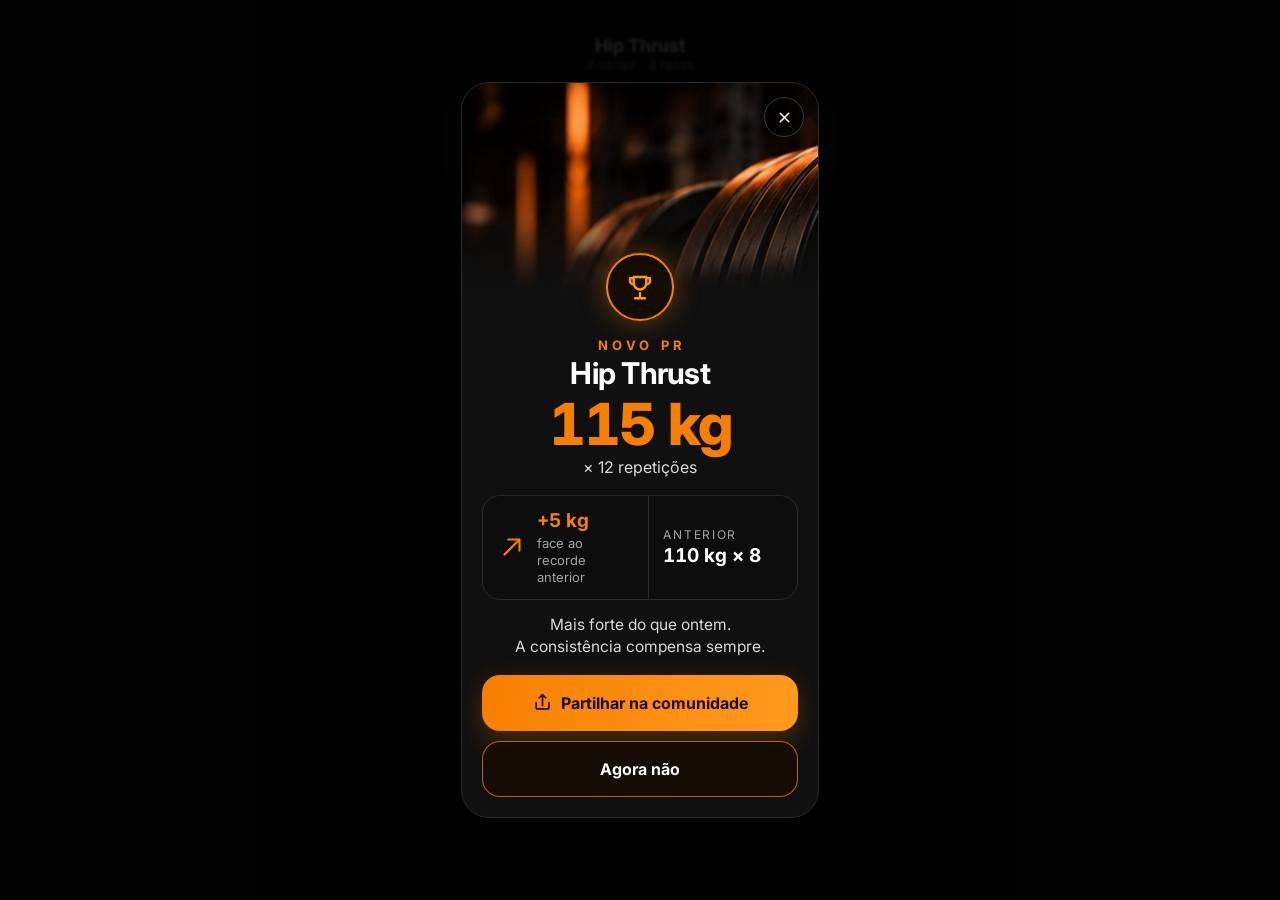
<file: public/assets/aistudio/Recorde_pessoal_f7e5902f.html>
<!doctype html><html><head><meta charset=utf8><meta name=viewport content="width=device-width,initial-scale=1,viewport-fit=cover"><style>:root{color-scheme:light;box-sizing:border-box;padding-top:env(safe-area-inset-top,0px);padding-bottom:env(safe-area-inset-bottom,0px)}html{scroll-padding-top:env(safe-area-inset-top,0px)}body{margin:0;padding:0;font:14px -apple-system,BlinkMacSystemFont,sans-serif;background:#fff;color:#000}img{max-width:100%}[hidden]:not([hidden=until-found i]){display:none!important}</style></head><body>
<title>Recorde pessoal</title>
<meta name="claude:viewport-fit-sides" content="cover">
<link rel="stylesheet" href="https://fonts.googleapis.com/css2?family=Inter:wght@400;500;600;700;800&display=swap">
<style>
/* Fluxo do PR: celebração -> partilha -> comunidade -> recordes. Escuro, laranja RTEAM. */
:root{--bg:#050505;--fg:#fff;--mut:#a3a3a3;--card:#0d0d0e;--card2:#151516;--line:#2a2a2c;--ac:#f77f00;--ac2:#ff9d00;--ink:#1a0d00;--ok:#3ecf8e;--err:#ff6b5e;
--btn:linear-gradient(100deg,#ff9f00,#ff9c10 42%,#ff6a00);--sym:url([data-uri]);--font:'Inter',system-ui,-apple-system,'Segoe UI',Roboto,sans-serif;color-scheme:dark}
*{box-sizing:border-box;-webkit-tap-highlight-color:transparent}
html,body{min-height:100%}
body{margin:0;background:var(--bg);color:var(--fg);font-family:var(--font);padding-left:max(16px,env(safe-area-inset-left,0px));padding-right:max(16px,env(safe-area-inset-right,0px))}
.app{max-width:390px;margin:0 auto;min-height:844px;padding-block:20px 28px;display:flex;flex-direction:column}
button,input,textarea{font:inherit;color:inherit}button{cursor:pointer}
:focus-visible{outline:2px solid var(--ac2);outline-offset:2px}
.top{display:flex;align-items:center;gap:10px;min-height:44px;margin-bottom:8px}
.top h1{flex:1;margin:0;font-size:22px;font-weight:700;letter-spacing:-.02em}
.ib{width:40px;height:40px;border-radius:12px;border:1px solid var(--line);background:var(--card);display:grid;place-items:center;flex:none}
.ib svg{width:19px;height:19px;stroke:#fff;fill:none;stroke-width:1.9;stroke-linecap:round;stroke-linejoin:round}
.btn{width:100%;height:54px;border:0;border-radius:16px;background:var(--btn);color:var(--ink);font-weight:700;font-size:16px;display:flex;align-items:center;justify-content:center;gap:9px;box-shadow:0 8px 26px rgba(247,127,0,.28)}
.btn svg{width:19px;height:19px;stroke:currentColor;fill:none;stroke-width:2.1;stroke-linecap:round;stroke-linejoin:round}
.btn:disabled{opacity:1;background:#1b2a22;color:var(--ok);box-shadow:none;border:1.5px solid rgba(62,207,142,.5)}
.lnk{background:none;border:0;color:var(--ac2);font-weight:600;font-size:15px;padding:12px;margin:0 auto;display:block}
.mut{color:var(--mut)}
section[hidden]{display:none}
.lab{font-size:12px;letter-spacing:.1em;text-transform:uppercase;color:var(--mut);font-weight:600;margin:20px 0 8px}

/* celebração */
#vc{align-items:center;text-align:center}
.glow{position:relative;width:100%;display:grid;place-items:center;padding:34px 0 8px}
.glow:before{content:"";position:absolute;inset:-10px -40px auto;height:360px;background:radial-gradient(closest-side,rgba(247,127,0,.34),rgba(247,127,0,0));z-index:-1}
.rings{position:relative;width:132px;height:132px;display:grid;place-items:center}
.rings i{position:absolute;inset:0;border-radius:50%;border:1.5px solid rgba(247,127,0,.55);animation:rg 2.6s ease-out infinite}
.rings i:nth-child(2){animation-delay:.9s}.rings i:nth-child(3){animation-delay:1.8s}
@keyframes rg{0%{transform:scale(.55);opacity:.9}100%{transform:scale(1.55);opacity:0}}
.medal{width:96px;height:96px;border-radius:50%;background:radial-gradient(circle at 35% 28%,#3a2208,#140b04);border:2px solid var(--ac);display:grid;place-items:center;box-shadow:0 0 34px rgba(247,127,0,.45)}
.medal span{width:52px;height:32px;background:var(--sym) center/contain no-repeat}
.kick{margin:20px 0 4px;color:var(--ac2);font-weight:700;letter-spacing:.16em;font-size:12.5px;text-transform:uppercase}
#vc h1{margin:0;font-size:30px;letter-spacing:-.025em;line-height:1.1;text-wrap:balance}
.ex{margin:6px 0 0;color:var(--mut);font-size:15px}
.big{margin:22px 0 4px;font-size:68px;font-weight:800;letter-spacing:-.04em;line-height:1;font-variant-numeric:tabular-nums}
.big small{font-size:26px;font-weight:600;color:var(--mut);margin-left:4px;letter-spacing:0}
.dl{display:inline-flex;align-items:center;gap:6px;background:rgba(62,207,142,.12);border:1px solid rgba(62,207,142,.4);color:var(--ok);border-radius:99px;padding:6px 13px;font-weight:700;font-size:14px}
.cmp{display:flex;width:100%;margin:22px 0 0;border:1px solid var(--line);border-radius:18px;background:var(--card);overflow:hidden}
.cmp div{flex:1;padding:14px 8px}.cmp div+div{border-left:1px solid var(--line)}
.cmp b{display:block;font-size:17px;font-variant-numeric:tabular-nums}.cmp span{font-size:11.5px;color:var(--mut);letter-spacing:.05em;text-transform:uppercase}
.sp{flex:1;min-height:24px}
.note{font-size:12.5px;color:var(--mut);margin:12px 0 4px}
.note svg{width:13px;height:13px;vertical-align:-2px;stroke:var(--ok);fill:none;stroke-width:2.4;margin-right:4px}

/* cartão do PR */
.pr{position:relative;border-radius:22px;overflow:hidden;border:1px solid rgba(247,127,0,.45);background:radial-gradient(120% 90% at 85% 0,#3a1f06 0,#170d05 48%,#0b0704 100%);padding:18px 18px 16px;min-height:236px;display:flex;flex-direction:column;box-shadow:0 0 36px rgba(247,127,0,.14)}
.pr.ph{background-size:cover;background-position:center}
.pr.ph:before{content:"";position:absolute;inset:0;background:linear-gradient(180deg,rgba(0,0,0,.35),rgba(0,0,0,.2) 35%,rgba(0,0,0,.85))}
.pr>*{position:relative}
.pr .hd{display:flex;align-items:center;gap:10px}
.pr .hd i{width:34px;height:21px;background:var(--sym) center/contain no-repeat;flex:none}
.pr .hd b{font-size:11.5px;letter-spacing:.16em;text-transform:uppercase;color:var(--ac2)}
.pr .hd em{margin-left:auto;font-style:normal;font-size:12px;color:#d6c9bb}
.pr h3{margin:auto 0 0;font-size:15px;font-weight:600;color:#e9e0d6;padding-top:26px}
.pr .v{font-size:54px;font-weight:800;letter-spacing:-.04em;line-height:1.02;font-variant-numeric:tabular-nums}
.pr .v small{font-size:22px;font-weight:600;color:#d6c9bb;letter-spacing:0;margin-left:3px}
.pr .ft{display:flex;align-items:center;gap:8px;margin-top:8px;font-size:12.5px;color:#d6c9bb;flex-wrap:wrap}
.pr .ft .dl{padding:3px 10px;font-size:12.5px}


/* modal novo PR */
#vc{flex:1}
.bk{opacity:.35;filter:blur(1.5px)}.bkh{padding:14px;border:1px solid var(--line);border-radius:18px;margin-bottom:12px}.bkh b{display:block;font-size:18px}.bkh span{color:var(--mut);font-size:13px}
.bkr{height:86px;border:1px solid var(--line);border-radius:18px;background:var(--card);margin-bottom:10px}
.mw{position:fixed;inset:0;z-index:20;display:grid;place-items:center;background:rgba(0,0,0,.68);padding:max(16px,env(safe-area-inset-top,0px)) max(16px,env(safe-area-inset-right,0px)) max(16px,env(safe-area-inset-bottom,0px)) max(16px,env(safe-area-inset-left,0px));overflow-y:auto}
.md{position:relative;width:100%;max-width:358px;background:#101010;border:1px solid #2a2a2c;border-radius:28px;overflow:hidden;text-align:center;padding:0 20px 20px;box-shadow:0 30px 80px rgba(0,0,0,.7)}
.mh{height:210px;margin:0 -20px;background:url([data-uri]) center/cover;-webkit-mask-image:linear-gradient(#000 55%,transparent);mask-image:linear-gradient(#000 55%,transparent)}
.mx{position:absolute;top:14px;right:14px;width:40px;height:40px;border-radius:50%;border:1px solid #3a3a3d;background:rgba(0,0,0,.45);display:grid;place-items:center;z-index:2;padding:0}
.mx svg{width:17px;height:17px;stroke:#fff;fill:none;stroke-width:2.2;stroke-linecap:round}
.tr{position:relative;width:68px;height:68px;margin:-40px auto 0;border-radius:50%;border:2px solid var(--ac);background:#150c04;display:grid;place-items:center;box-shadow:0 0 28px rgba(247,127,0,.4)}
.tr svg{width:30px;height:30px;stroke:var(--ac2);fill:none;stroke-width:1.9;stroke-linecap:round;stroke-linejoin:round}
.kick{margin:16px 0 4px;color:var(--ac);font-weight:700;letter-spacing:.34em;font-size:13px;text-transform:uppercase;padding-left:.34em}
.md h1{margin:0;font-size:34px;letter-spacing:-.025em;line-height:1.1}
.big{margin:4px 0 0;font-size:58px;font-weight:800;letter-spacing:-.035em;line-height:1.05;color:var(--ac);font-variant-numeric:tabular-nums}
.reps{color:#d9d9d9;font-size:16px;margin-top:2px}
.cmp{display:flex;margin:18px 0 14px;border:1px solid var(--line);border-radius:18px;background:var(--card);text-align:left}
.cmp>div{padding:13px 14px;display:flex;align-items:center;gap:10px}.cmp .up{flex:1.15}.cmp .pv{flex:1;flex-direction:column;align-items:flex-start;justify-content:center;gap:2px;border-left:1px solid var(--line)}
.up svg{width:30px;height:30px;stroke:var(--ac);fill:none;stroke-width:1.7;stroke-linecap:round;stroke-linejoin:round;flex:none}
.up span{font-size:13px;color:var(--mut);line-height:1.3}.up b{display:block;font-size:19px;color:var(--ac);margin-bottom:1px}
.pv small{font-size:12px;letter-spacing:.14em;text-transform:uppercase;color:var(--mut)}.pv b{font-size:19px;font-variant-numeric:tabular-nums}
.msg{margin:0 0 16px;color:#d9d9d9;font-size:15.5px;line-height:1.45}
.btn.out{background:#150c04;border:1.5px solid rgba(247,127,0,.75);color:#fff;box-shadow:none;margin-top:10px}
#vc .cmp .up span{text-transform:none;letter-spacing:0;font-size:13px;color:var(--mut)}#vc .cmp .up b{font-size:19px;margin-bottom:1px}
#vc .btn:disabled{opacity:1;background:#1b2a22;color:var(--ok);box-shadow:none;border:1.5px solid rgba(62,207,142,.5)}
#vc .btn{height:56px;border-radius:18px;background:linear-gradient(100deg,#f77f00,#ff9a1f)}
#vc .btn.out{background:#150c04}


/* cartão PR no feed e na partilha */
.pr{min-height:0;border-radius:22px;border:1px solid #2f2f31;box-shadow:none;padding:18px 20px 18px;background-size:cover;background-position:center;justify-content:flex-start}
.pr:before{content:"";position:absolute;inset:0;background:linear-gradient(90deg,rgba(8,8,8,.92) 0,rgba(8,8,8,.7) 45%,rgba(8,8,8,.25))}
.pr .kk{display:flex;align-items:center;gap:12px}.pr .kk b{color:var(--ac2);letter-spacing:.3em;font-size:14px;text-transform:uppercase}
.pr .tc{width:44px;height:44px;border-radius:50%;border:1.5px solid var(--ac);display:grid;place-items:center;background:rgba(0,0,0,.35)}.pr .tc svg{width:21px;height:21px;stroke:var(--ac2);fill:none;stroke-width:1.9;stroke-linecap:round;stroke-linejoin:round}
.pr h3{margin:20px 0 0;padding:0;font-size:25px;font-weight:700;color:#fff;letter-spacing:-.01em}
.pr .v{font-size:66px;font-weight:800;letter-spacing:-.04em;line-height:1.02;margin-top:2px}.pr .v small{font-size:34px;font-weight:700;color:var(--ac);margin:0;letter-spacing:-.01em}
.pr .up2{display:flex;align-items:center;gap:8px;margin-top:10px;color:var(--ac);font-weight:700;font-size:22px}.pr .up2 svg{width:22px;height:22px;stroke:currentColor;fill:none;stroke-width:1.8;stroke-linecap:round;stroke-linejoin:round}
.pr .pa{margin-top:4px;color:#b9b9b9;font-size:14.5px}
.post{border-radius:24px;background:#0b0b0c}.post .pw .pr{border-radius:22px;border:1px solid #2f2f31;border-width:1px;box-shadow:none;min-height:0}
.pw{padding:0 14px}
.ph2{padding:14px 14px 12px}.av{width:44px;height:44px;border:0;background:#2a1a0c;color:var(--ac2);font-weight:700;font-size:18px}
.who b{font-size:17px}.who span{font-size:13.5px}.who em{font-style:normal}.who em.okk{color:var(--ok)}.who em.wt{color:#c9c9cc}
.dots{background:none;border:0;padding:8px;color:var(--mut)}.dots svg{width:22px;height:22px;fill:currentColor}
.cap{padding:14px 16px 4px;font-size:16px;line-height:1.45}
.ac2{display:flex;align-items:center;gap:22px;padding:14px 16px 16px}
.ac2 button{display:flex;align-items:center;gap:8px;background:none;border:0;padding:4px;color:#e8e8e8;font-size:17px;font-weight:500}
.ac2 button svg{width:24px;height:24px;stroke:var(--ac);fill:none;stroke-width:1.8;stroke-linecap:round;stroke-linejoin:round}
.ac2 button.on svg{fill:var(--ac)}
.ac2 .sh{margin-left:auto;color:#d9d9d9}.ac2 .sh svg{stroke:#d9d9d9;width:22px;height:22px}.ac2 .sh+button svg{stroke:#d9d9d9}.ac2 .sh+button.on svg{fill:#d9d9d9}
.ct h1{text-align:center}.ib.ghost{visibility:hidden}
.tabs{display:flex;gap:8px;margin:10px 0 16px}
.tabs button{flex:1;height:48px;border-radius:14px;border:1px solid var(--line);background:#101011;color:var(--mut);font-size:16px;font-weight:500}
.tabs button.on{border-color:var(--ac);background:#1d1004;color:var(--ac2);font-weight:700}

.dn{padding-top:34px}.dn .tr.ok{margin:0 auto 18px;width:76px;height:76px;border-color:var(--ok);box-shadow:0 0 30px rgba(62,207,142,.35)}.dn .tr.ok svg{width:36px;height:36px;stroke:var(--ok);stroke-width:2.4}.dn h1{margin:0 0 8px;font-size:28px;letter-spacing:-.02em}.dn p{margin:0 auto 24px;max-width:300px;font-size:15px;line-height:1.5}.dn .pr{text-align:left}#vf .lnk{margin-top:6px}
/* partilhar */
.addph{display:flex;align-items:center;gap:12px;width:100%;margin-top:12px;background:var(--card);border:1px dashed #4a3a24;border-radius:16px;padding:13px 14px;text-align:left}
.addph .ic{width:38px;height:38px;border-radius:11px;background:rgba(247,127,0,.1);display:grid;place-items:center;flex:none}
.addph .ic svg{width:19px;height:19px;stroke:var(--ac2);fill:none;stroke-width:1.9;stroke-linecap:round;stroke-linejoin:round}
.addph b{display:block;font-size:14.5px}.addph span{font-size:12.5px;color:var(--mut)}
.addph .x{margin-left:auto;color:var(--mut);font-size:13px;text-decoration:underline;background:none;border:0}
textarea.in{width:100%;resize:none;min-height:78px;background:var(--card);border:1px solid var(--line);border-radius:14px;padding:12px 14px;font-size:15px;line-height:1.4;outline:none}
textarea.in:focus{border-color:var(--ac)}
.cnt{display:block;text-align:right;font-size:11.5px;color:var(--mut);margin-top:4px}
.opt{display:flex;align-items:center;gap:12px;width:100%;text-align:left;background:var(--card);border:1.5px solid var(--line);border-radius:16px;padding:13px 14px;margin-bottom:8px}
.opt .ic{width:36px;height:36px;border-radius:50%;background:var(--card2);display:grid;place-items:center;flex:none}
.opt .ic svg{width:18px;height:18px;stroke:#d8d8d8;fill:none;stroke-width:1.8;stroke-linecap:round;stroke-linejoin:round}
.opt b{display:block;font-size:14.5px}.opt span{font-size:12.5px;color:var(--mut)}
.opt .rd{margin-left:auto;width:20px;height:20px;border-radius:50%;border:2px solid #4a4a4d;flex:none;position:relative}
.opt.on{border-color:var(--ac);background:rgba(247,127,0,.07)}
.opt.on .rd{border-color:var(--ac)}.opt.on .rd:after{content:"";position:absolute;inset:3px;border-radius:50%;background:var(--ac)}
.opt.on .ic{background:rgba(247,127,0,.14)}.opt.on .ic svg{stroke:var(--ac2)}
.priv{font-size:12.5px;color:var(--mut);line-height:1.45;margin:6px 2px 18px;display:flex;gap:8px}
.priv svg{width:15px;height:15px;flex:none;margin-top:1px;stroke:var(--mut);fill:none;stroke-width:1.9;stroke-linecap:round;stroke-linejoin:round}

/* feed */
.feed{display:flex;flex-direction:column;gap:14px}
.post{background:var(--card);border:1px solid var(--line);border-radius:20px;overflow:hidden}
.post.new{animation:nw 1.6s ease-out}
@keyframes nw{0%{box-shadow:0 0 0 2px var(--ac),0 0 40px rgba(247,127,0,.5)}100%{box-shadow:0 0 0 0 transparent}}
.ph2{display:flex;align-items:center;gap:11px;padding:13px 14px 11px}
.av{width:40px;height:40px;border-radius:50%;border:1px solid var(--ac);background:#120a02;color:var(--ac);font-weight:600;display:grid;place-items:center;flex:none}
.who{flex:1;min-width:0}.who b{display:block;font-size:15px}.who span{color:var(--mut);font-size:12.5px}
.tag{font-size:10px;font-weight:600;letter-spacing:.1em;text-transform:uppercase;border:1px solid rgba(247,127,0,.45);color:var(--ac2);border-radius:6px;padding:5px 8px;white-space:nowrap}
.tag.ok{border-color:rgba(62,207,142,.45);color:var(--ok)}.tag.wt{border-color:#5a5a5e;color:#c9c9cc}
.post .pr{border-radius:0;border-width:1px 0;box-shadow:none;min-height:210px}
.cap{padding:12px 14px 2px;font-size:14.5px;line-height:1.45}.cap b{font-weight:600;margin-right:4px}
.sum{display:flex;align-items:center;gap:8px;padding:8px 14px;font-size:13px;color:var(--mut)}
.acts{display:flex;border-top:1px solid var(--line);margin-top:6px}
.acts button{flex:1;display:flex;align-items:center;justify-content:center;gap:8px;background:none;border:0;padding:14px 0;font-size:11.5px;font-weight:600;letter-spacing:.1em;text-transform:uppercase;color:#a3a3a3}
.acts button+button{border-left:1px solid var(--line)}
.acts button svg{width:17px;height:17px;stroke:currentColor;fill:none;stroke-width:1.8;stroke-linecap:round;stroke-linejoin:round}
.acts button.on{color:var(--ac2)}.acts button.on svg{fill:rgba(247,127,0,.25)}
.cms{border-top:1px solid var(--line);padding:12px 14px 14px}
.cm{display:flex;gap:10px;margin-bottom:11px}.cm .av{width:30px;height:30px;font-size:12px}
.cm div{background:#141415;border-radius:14px;padding:8px 12px;font-size:14px;line-height:1.35;min-width:0}
.cm b{display:flex;align-items:center;gap:7px;font-size:13px}.cm b .tag{padding:2px 6px;font-size:9px}
.wr{display:flex;gap:8px;align-items:center}
.wr input{flex:1;min-width:0;background:#141415;border:1px solid var(--line);border-radius:22px;padding:11px 14px;font-size:14px;outline:0}
.wr input:focus{border-color:var(--ac)}
.wr button{width:40px;height:40px;border-radius:50%;border:0;background:var(--ac);display:grid;place-items:center}
.wr button svg{width:17px;height:17px;stroke:var(--ink);fill:none;stroke-width:2.2;stroke-linecap:round;stroke-linejoin:round}
.emp{border:1px dashed var(--line);border-radius:18px;padding:22px 18px;text-align:center;color:var(--mut);font-size:14px}
.chips{display:flex;gap:8px;margin:0 0 14px;overflow-x:auto;padding-bottom:2px}
.chips button{flex:none;height:36px;padding:0 14px;border-radius:99px;border:1.5px solid var(--line);background:var(--card);font-size:13.5px;font-weight:600}
.chips button.on{border-color:var(--ac);background:rgba(247,127,0,.12);color:var(--ac2)}

/* recordes */
.rec{display:flex;align-items:center;gap:12px;background:var(--card);border:1px solid var(--line);border-radius:18px;padding:14px;margin-bottom:10px}
.rec.fresh{border-color:rgba(247,127,0,.55);background:linear-gradient(100deg,rgba(247,127,0,.1),var(--card) 60%)}
.rec .t{flex:1;min-width:0}.rec b{display:block;font-size:15px}.rec span{font-size:12.5px;color:var(--mut)}
.rec .vl{text-align:right}.rec .vl b{font-size:19px;font-variant-numeric:tabular-nums}
.rec svg.sk{width:76px;height:34px;flex:none}
.toast{position:fixed;left:50%;bottom:calc(22px + env(safe-area-inset-bottom,0px));transform:translate(-50%,20px);opacity:0;background:#1d1d1f;border:1px solid var(--ac);color:#fff;border-radius:14px;padding:12px 18px;font-size:14px;font-weight:600;z-index:50;transition:.25s;pointer-events:none;max-width:calc(100% - 32px)}
.toast.on{opacity:1;transform:translate(-50%,0)}
.rs{margin-top:22px;font-size:12.5px;color:var(--mut)}
@media (prefers-reduced-motion:reduce){*{animation:none!important;transition:none!important}}
</style>

<main class="app">

<!-- 1. NOVO PR (modal sobre o treino) -->
<section id="vc" style="flex:1">
  <div class="bk" aria-hidden="true"><div class="bkh"><b>Hip Thrust</b><span>4 séries · 4 feitas</span></div>
    <div class="bkr"></div><div class="bkr"></div><div class="bkr"></div><div class="bkr"></div></div>
  <div class="mw"><div class="md" role="dialog" aria-modal="true" aria-labelledby="c-t">
    <button class="mx" id="c-x" aria-label="Fechar"><svg viewBox="0 0 24 24"><path d="M6 6l12 12M18 6L6 18"/></svg></button>
    <div class="mh"></div>
    <div class="tr"><svg viewBox="0 0 24 24"><path d="M8 21h8M12 17v4M7 4h10v5a5 5 0 0 1-10 0zM17 5h3v2a3 3 0 0 1-3 3M7 5H4v2a3 3 0 0 0 3 3"/></svg></div>
    <div class="kick">Novo PR</div>
    <h1 id="c-t">Hip Thrust</h1>
    <div class="big"><span id="c-n">115</span> kg</div>
    <div class="reps" id="c-r">× 12 repetições</div>
    <div class="cmp">
      <div class="up"><svg viewBox="0 0 24 24"><path d="M6 18L18 6M9 6h9v9"/></svg><span><b id="c-d">+5 kg</b>face ao recorde anterior</span></div>
      <div class="pv"><small>Anterior</small><b id="c-p">110 kg × 8</b></div>
    </div>
    <p class="msg">Mais forte do que ontem.<br>A consistência compensa sempre.</p>
    <button class="btn" id="c-s"><svg viewBox="0 0 24 24"><path d="M4 12v7a1 1 0 0 0 1 1h14a1 1 0 0 0 1-1v-7M16 6l-4-4-4 4M12 2v14"/></svg>Partilhar na comunidade</button>
    <button class="btn out" id="c-n2">Agora não</button>
  </div></div>
</section>

<!-- 2. PARTILHAR -->
<section id="vs" hidden>
  <div class="top"><button class="ib" id="s-b" aria-label="Voltar"><svg viewBox="0 0 24 24"><path d="M15 6l-6 6 6 6"/></svg></button><h1>Partilhar recorde</h1></div>
  <div class="pr" id="s-card"></div>
  <input type="file" id="s-file" accept="image/*,video/*" hidden>
  <button class="addph" id="s-add" type="button">
    <span class="ic"><svg viewBox="0 0 24 24"><rect x="3" y="5" width="18" height="15" rx="3"/><circle cx="12" cy="12.5" r="3.5"/><path d="M8 5l1.5-2h5L16 5"/></svg></span>
    <span><b id="s-at">Juntar foto ou vídeo</b><span id="s-as">A prova da série ajuda o treinador a confirmar</span></span>
    <button class="x" id="s-rm" type="button" hidden>Remover</button>
  </button>
  <div class="lab">Legenda</div>
  <textarea class="in" id="s-cap" maxlength="200" placeholder="Conta como foi a série…"></textarea>
  <span class="cnt"><span id="s-cn">0</span>/200</span>
  <p class="priv" style="margin-top:18px"><svg viewBox="0 0 24 24"><circle cx="12" cy="12" r="9"/><path d="M3 12h18M12 3c3 3 3 15 0 18M12 3c-3 3-3 15 0 18"/></svg>Visível para toda a comunidade. Só mostramos os dados do exercício: o teu peso corporal e os teus dados de saúde nunca são partilhados. O Paulo confirma o recorde com o teu registo de cargas.</p>
  <div class="sp"></div>
  <button class="btn" id="s-go">Publicar recorde</button>
</section>

<!-- 3. PUBLICADO -->
<section id="vf" hidden style="flex:1;text-align:center">
  <div class="dn">
    <div class="tr ok"><svg viewBox="0 0 24 24"><path d="M5 12.5l4.5 4.5L19 7.5"/></svg></div>
    <h1>Recorde publicado</h1>
    <p class="mut">O teu PR já está visível na comunidade. O Paulo confirma-o com o teu registo de cargas.</p>
    <div class="pr" id="d-card"></div>
  </div>
  <div class="sp"></div>
  <button class="btn" id="d-ok">Concluir</button>
  <button class="lnk" id="d-r">Ver os meus recordes</button>
</section>

<!-- 4. RECORDES -->
<section id="vr" hidden>
  <div class="top"><button class="ib" id="r-b" aria-label="Voltar"><svg viewBox="0 0 24 24"><path d="M15 6l-6 6 6 6"/></svg></button><h1>Os meus recordes</h1></div>
  <p class="mut" style="margin:0 0 16px;font-size:14px">Melhor série em cada exercício, com a evolução das últimas semanas.</p>
  <div id="r-list"></div>
</section>

<button class="lnk rs" id="rs">Recomeçar demonstração</button>
</main>
<div class="toast" id="tt" role="status"></div>

<script>
const $=id=>document.getElementById(id);
const KG=n=>String(n).replace('.',',');
const epley=(w,r)=>w*(1+r/30);
const PLATES='[data-uri]';
const PR={ex:'Hip Thrust',w:115,r:12,pw:110,pr:8,date:'9 nov 2026'};
const dl=PR.w-PR.pw;
let st={who:'all',photo:null,posted:false,cap:'',filter:'all',liked:{},open:{}};
const ST0=JSON.stringify({who:'all',photo:null,posted:false,cap:'',filter:'all',liked:{},open:{}});
const VIEWS=['vc','vs','vf','vr'],HASH={vc:'celebracao',vs:'partilhar',vf:'publicado',vr:'recordes'};
function go(v,noHash){VIEWS.forEach(x=>$(x).hidden=x!==v);
 if(!noHash)try{history.replaceState(null,'','#'+HASH[v])}catch(e){}
 if(v==='vs')drawShare();if(v==='vr')drawRec();scrollTo(0,0)}
function toast(m){const t=$('tt');t.textContent=m;t.classList.add('on');clearTimeout(toast.h);toast.h=setTimeout(()=>t.classList.remove('on'),2200)}

/* celebração */
$('c-d').textContent='+'+KG(dl)+' kg';
$('c-p').textContent=KG(PR.pw)+' kg × '+PR.pr;
$('c-r').textContent='× '+PR.r+' repetições';
$('c-t').textContent=PR.ex;
(function count(){const e=$('c-n'),t=PR.w;if(matchMedia('(prefers-reduced-motion:reduce)').matches){e.textContent=t;return}
 let s=null;function f(ts){s=s||ts;const p=Math.min((ts-s)/800,1);e.textContent=Math.round(t*(1-Math.pow(1-p,3)));if(p<1)requestAnimationFrame(f)}requestAnimationFrame(f)})();
$('c-s').onclick=()=>go('vs');
$('c-n2').onclick=()=>{toast('Guardado nos teus recordes');go('vr')};
$('c-x').onclick=()=>go('vr');

/* cartão */
function prCard(el,o){o=o||{};const ph=o.photo||PLATES,w=o.w||PR.w,pw=o.pw||PR.pw,d=+(w-pw).toFixed(1);
 el.className='pr';el.style.backgroundImage='url('+ph+')';
 el.innerHTML=`<div class="kk"><span class="tc"><svg viewBox="0 0 24 24"><path d="M8 21h8M12 17v4M7 4h10v5a5 5 0 0 1-10 0zM17 5h3v2a3 3 0 0 1-3 3M7 5H4v2a3 3 0 0 0 3 3"/></svg></span><b>Novo PR</b></div>
 <h3>${o.ex||PR.ex}</h3><div class="v">${KG(w)}<small> kg</small></div>
 <div class="up2"><svg viewBox="0 0 24 24"><path d="M6 18L18 6M9 6h9v9"/></svg>+${KG(d)} kg</div>
 <div class="pa">Recorde anterior: ${KG(pw)} kg</div>`}

/* partilhar */
function drawShare(){prCard($('s-card'),{photo:st.photo,plates:1});
 $('s-at').textContent=st.photo?'Foto adicionada':'Juntar foto ou vídeo';
 $('s-as').textContent=st.photo?'Aparece como fundo do cartão':'A prova da série ajuda o treinador a confirmar';
 $('s-rm').hidden=!st.photo;$('s-cap').value=st.cap;$('s-cn').textContent=st.cap.length;
}
$('s-add').onclick=e=>{if(e.target.id==='s-rm')return;$('s-file').click()};
$('s-rm').onclick=e=>{e.stopPropagation();st.photo=null;$('s-file').value='';drawShare()};
$('s-file').onchange=e=>{const f=e.target.files[0];if(!f)return;
 if(!f.type.startsWith('image/')){toast('Vídeo adicionado (pré-visualização só com fotos)');return}
 const r=new FileReader();r.onload=()=>{st.photo=r.result;drawShare()};r.readAsDataURL(f)};
$('s-cap').oninput=e=>{st.cap=e.target.value;$('s-cn').textContent=st.cap.length};
$('s-b').onclick=()=>go('vc');
$('s-go').onclick=()=>{const b=$('s-go');if(b.disabled)return;b.disabled=true;st.posted=true;
 b.innerHTML='<svg viewBox="0 0 24 24"><path d="M5 12.5l4.5 4.5L19 7.5"/></svg>Recorde publicado';toast('Recorde publicado na comunidade')};

/* publicado */
$('d-ok').onclick=()=>{st=JSON.parse(ST0);go('vc')};
$('d-r').onclick=()=>go('vr');

/* recordes */
const RECS=[
 {ex:'Hip Thrust',w:115,r:12,d:'9 nov',h:[90,95,100,105,110,115],fresh:1},
 {ex:'Supino reto com barra',w:77.5,r:5,d:'2 nov',h:[67.5,70,72.5,75,75,77.5]},
 {ex:'Agachamento livre',w:100,r:3,d:'26 out',h:[85,90,92.5,95,97.5,100]},
 {ex:'Peso morto romeno',w:90,r:6,d:'19 out',h:[75,80,80,85,87.5,90]},
 {ex:'Press militar',w:45,r:6,d:'12 out',h:[37.5,40,40,42.5,45,45]}];
function sk(h){const mn=Math.min(...h),mx=Math.max(...h),W=76,H=34;
 const pts=h.map((v,i)=>[i/(h.length-1)*(W-6)+3,H-4-(v-mn)/(mx-mn||1)*(H-10)]);
 return `<svg class="sk" viewBox="0 0 ${W} ${H}" aria-hidden="true"><polyline points="${pts.map(p=>p.join(',')).join(' ')}" fill="none" stroke="#f77f00" stroke-width="2" stroke-linecap="round" stroke-linejoin="round"/><circle cx="${pts[pts.length-1][0]}" cy="${pts[pts.length-1][1]}" r="3.2" fill="#ff9d00"/></svg>`}
function drawRec(){$('r-list').innerHTML=RECS.map(r=>`<div class="rec${r.fresh?' fresh':''}"><div class="t"><b>${r.ex}</b><span>${r.d}${r.fresh?' · novo':''} · ${r.h.length} registos</span></div>${sk(r.h)}<div class="vl"><b>${KG(r.w)} kg</b><span>× ${r.r}</span></div></div>`).join('')}
$('r-b').onclick=()=>go('vc');
$('rs').onclick=()=>{st=JSON.parse(ST0);const g=$('s-go');g.disabled=false;g.textContent='Publicar recorde';go('vc')};

/* arranque pelo hash */
(function(){const h=location.hash.slice(1),m={partilhar:'vs',publicado:'vf',recordes:'vr'};
 go(m[h]||'vc',true)})();
</script>

</body></html>
</file>
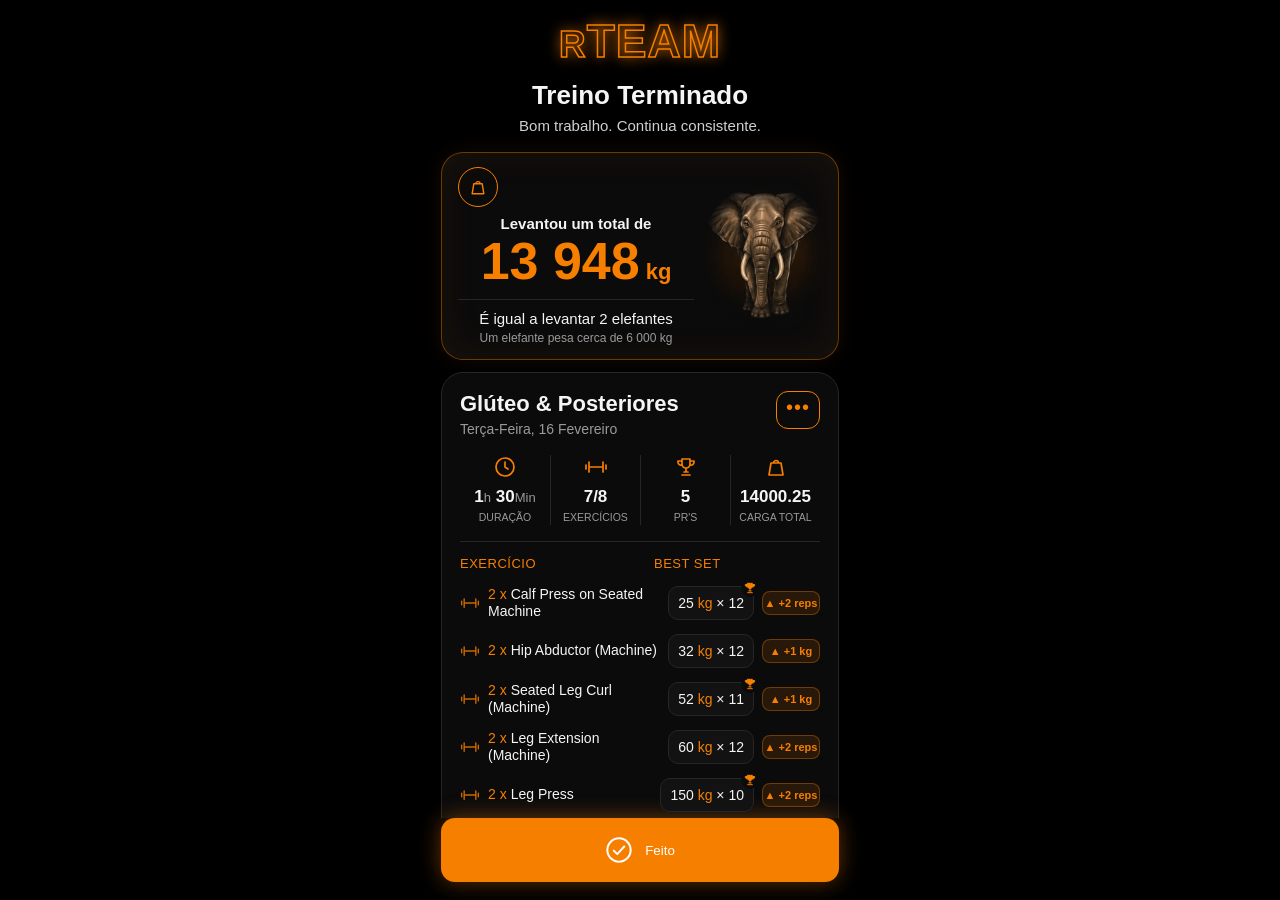
<file: public/assets/aistudio/Resumo_do_treino__1__f2033c7d.html>
<!DOCTYPE html>
<html lang="pt">
<head>
<meta charset="utf-8">
<meta name="viewport" content="width=device-width, initial-scale=1, viewport-fit=cover">
<title>Treino Terminado</title>
<style>
:root{box-sizing:border-box;--bg:#000;--card:#0b0b0b;--line:#262626;--tx:#f5f5f5;--mut:#9a9a9a;--or:#f77f00;
padding-top:env(safe-area-inset-top,0px);padding-bottom:env(safe-area-inset-bottom,0px);color-scheme:dark}
*{box-sizing:border-box;margin:0}
html,body{height:100%}
html{scroll-padding-top:env(safe-area-inset-top,0px)}
body{background:var(--bg);color:var(--tx);font-family:"Roboto","Inter","Segoe UI",Arial,sans-serif;display:flex;justify-content:center}
.app{width:100%;max-width:430px;height:100%;display:flex;flex-direction:column}
.logo{text-align:center;padding:18px 0 6px;font:700 46px/1 "Oswald","Bebas Neue",Impact,"Arial Narrow",sans-serif;letter-spacing:1px;color:transparent;-webkit-text-stroke:1.5px var(--or);text-shadow:0 0 14px rgba(247,127,0,.75)}
.logo i{font-style:normal;font-size:.8em}
.slider{flex:1;min-height:0;display:flex;overflow-x:auto;scroll-snap-type:x mandatory;scrollbar-width:none}
.slider::-webkit-scrollbar{display:none}
.slide{flex:0 0 100%;scroll-snap-align:center;overflow-y:auto;padding:0 16px 8px;text-align:center}
h1{font-size:26px;font-weight:700;margin-top:10px}
.sub{color:#cfcfcf;font-size:15px;margin:6px 0 18px}
.card{background:var(--card);border:1px solid var(--line);border-radius:22px;padding:18px;text-align:left}
.card.glow{text-align:center;border-color:rgba(247,127,0,.4);box-shadow:inset 0 0 40px rgba(247,127,0,.07),0 0 24px rgba(247,127,0,.08)}
.ring{width:56px;height:56px;border:1.5px solid var(--or);border-radius:50%;display:grid;place-items:center;margin:2px auto 14px}
svg.i{width:24px;height:24px;fill:none;stroke:var(--or);stroke-width:1.7;stroke-linecap:round;stroke-linejoin:round}
.lev{font-size:18px;font-weight:600}
.big{font-size:72px;font-weight:700;color:var(--or);line-height:1.05;margin:6px 0 14px;font-variant-numeric:tabular-nums}
.big small{font-size:28px;margin-left:6px}
.eq{border-top:1px solid var(--line);padding-top:16px;font-size:18px}
.eq small{display:block;color:var(--mut);font-size:12px;margin-top:4px}
.el{display:block;width:230px;max-width:70%;margin:12px auto 0;-webkit-mask-image:radial-gradient(closest-side,#000 62%,transparent 100%);mask-image:radial-gradient(closest-side,#000 62%,transparent 100%)}
.hd{display:flex;justify-content:space-between;align-items:flex-start}
.hd h2{font-size:22px;font-weight:700}.hd p{color:var(--mut);font-size:14px;margin-top:4px}
.more{width:44px;height:38px;border:1px solid var(--or);border-radius:12px;color:var(--or);display:grid;place-items:center;font-size:20px;letter-spacing:1px;line-height:0;padding-bottom:6px}
.stats{display:grid;grid-template-columns:repeat(4,1fr);margin:18px 0 14px;padding-bottom:16px;border-bottom:1px solid var(--line)}
.stats div{text-align:center;border-left:1px solid var(--line);padding:0 2px}.stats div:first-child{border:0}
.stats svg{margin-bottom:4px}.stats b{display:block;font-size:17px}.stats b em{font-style:normal;color:var(--mut);font-weight:400;font-size:13px}
.stats span{font-size:10.5px;color:var(--mut);text-transform:uppercase}
.th{display:flex;justify-content:space-between;color:var(--or);font-size:13px;font-weight:500;letter-spacing:.5px;margin:4px 0 8px}
.th span:last-child{width:166px}
.ex{display:flex;align-items:center;gap:8px;padding:7px 0}
.ex svg{width:20px;height:20px;flex:none;opacity:.8}
.ex .n{flex:1;font-size:14px;line-height:1.2}.ex .n b{color:var(--or);font-weight:400;margin-right:4px}
.set{position:relative;background:#121212;border:1px solid var(--line);border-radius:10px;padding:8px 9px;font-size:14px;white-space:nowrap;flex:none}
.set u{text-decoration:none;color:var(--or)}
.pr{position:absolute;top:-8px;right:-6px;width:18px;height:18px;border-radius:50%;background:#0b0b0b;display:grid;place-items:center}
.pr svg{width:14px;height:14px;fill:var(--or);opacity:1}
.d{width:58px;flex:none;font-size:11px;font-weight:600;text-align:center;padding:5px 0;border-radius:8px;color:var(--or);background:rgba(247,127,0,.12);border:1px solid rgba(247,127,0,.35);white-space:nowrap}
.d.eq0{color:var(--mut);background:transparent;border-color:var(--line);font-weight:400}
.foot{color:var(--mut);font-size:11.5px;text-align:right;margin:6px 0 12px}
.prb{display:flex;justify-content:center;align-items:center;gap:10px;border:1px solid var(--line);border-radius:14px;padding:13px;font-size:15px;background:#0e0e0e}
.prb svg{width:22px;height:22px}.prb b{color:var(--or);font-weight:400}
.dots{display:flex;justify-content:center;gap:10px;padding:12px 0}
.dots i{width:9px;height:9px;border-radius:50%;background:#555;transition:.2s}.dots i.on{background:var(--or);box-shadow:0 0 8px var(--or)}
.go{margin:0 16px 18px;border:0;border-radius:14px;background:var(--or);color:#fff;font:700 19px inherit;font-family:inherit;padding:18px;display:flex;justify-content:center;align-items:center;gap:12px;box-shadow:0 0 22px rgba(247,127,0,.4)}
.go svg{stroke:#fff;width:28px;height:28px}
@media (max-width:370px){.big{font-size:60px}.th span:last-child{width:150px}.ex .n{font-size:13px}}
.page{flex:1;min-height:0;overflow-y:auto;padding:0 16px 14px;text-align:center}
.tot{display:flex;align-items:center;gap:4px;padding:14px 8px 14px 16px;margin-bottom:12px;text-align:left}
.tot .tl{flex:1;min-width:0}.tot .ring{width:40px;height:40px;margin:0 0 8px}.tot .ring svg{width:20px;height:20px}
.tot .lev{font-size:15px}.tot .big{font-size:52px;margin:2px 0 10px}.tot .big small{font-size:22px}
.tot .eq{font-size:15px;padding-top:10px}
.tot .el{width:132px;max-width:none;margin:0;flex:none}
@media (max-width:370px){.tot .big{font-size:42px}.tot .el{width:104px}}
</style>
</head>
<body>
<svg width="0" height="0" style="position:absolute">
<symbol id="clock" viewBox="0 0 24 24"><circle cx="12" cy="12" r="9"/><path d="M12 7v5l3 2"/></symbol>
<symbol id="db" viewBox="0 0 24 24"><path d="M2 10v4M5 7v10M19 7v10M22 10v4M5 12h14"/></symbol>
<symbol id="tr" viewBox="0 0 24 24"><path d="M8 4h8v5a4 4 0 0 1-8 0V4zM8 6H4v1a3 3 0 0 0 4 3M16 6h4v1a3 3 0 0 1-4 3M12 13v4M8 20h8M10 17h4"/></symbol>
<symbol id="kg" viewBox="0 0 24 24"><path d="M7 8h10l2 12H5L7 8zM9.5 8a2.5 2.5 0 0 1 5 0"/></symbol>
<symbol id="ck" viewBox="0 0 24 24"><circle cx="12" cy="12" r="10"/><path d="M7.5 12.5l3 3 6-6.5"/></symbol>
</svg>

<div class="app">
  <div class="logo"><i>R</i>TEAM</div>

  <main class="page">
    <h1>Treino Terminado</h1>
    <p class="sub">Bom trabalho. Continua consistente.</p>
    <div class="card glow tot">
      <div class="tl">
        <div class="ring"><svg class="i"><use href="#kg"/></svg></div>
        <div class="lev">Levantou um total de</div>
        <div class="big"><span id="tot">0</span><small>kg</small></div>
        <div class="eq">É igual a levantar 2 elefantes<small>Um elefante pesa cerca de 6 000 kg</small></div>
      </div>
      <img class="el" alt="Elefante" src="[data-uri]">
    </div>
    <div class="card">
        <div class="hd"><div><h2>Glúteo &amp; Posteriores</h2><p>Terça-Feira, 16 Fevereiro</p></div><div class="more">•••</div></div>
        <div class="stats">
          <div><svg class="i"><use href="#clock"/></svg><b>1<em>h</em> 30<em>Min</em></b><span>Duração</span></div>
          <div><svg class="i"><use href="#db"/></svg><b>7/8</b><span>Exercícios</span></div>
          <div><svg class="i"><use href="#tr"/></svg><b>5</b><span>PR's</span></div>
          <div><svg class="i"><use href="#kg"/></svg><b>14000.25</b><span>Carga total</span></div>
        </div>
        <div class="th"><span>EXERCÍCIO</span><span>BEST SET</span></div>
        <div id="rows"></div>
        <div class="foot">▲ Progressão face ao último treino</div>
        <div class="prb"><svg class="i"><use href="#tr"/></svg><span><b>5</b> Recordes Pessoais</span><span style="color:var(--or)">›</span></div>
      </div>
  </main>

  <button class="go"><svg class="i"><use href="#ck"/></svg>Feito</button>
</div>

<script>
const data=[["2","Calf Press on Seated Machine",25,12,1,"+2 reps"],["2","Hip Abductor (Machine)",32,12,0,"+1 kg"],["2","Seated Leg Curl (Machine)",52,11,1,"+1 kg"],["2","Leg Extension (Machine)",60,12,0,"+2 reps"],["2","Leg Press",150,10,1,"+2 reps"],["3","Triceps Pushdown (Rope)",40,9,0,""]];
document.getElementById('rows').innerHTML=data.map(r=>`<div class="ex"><svg class="i"><use href="#db"/></svg><div class="n"><b>${r[0]} x</b>${r[1]}</div><div class="set">${r[2]} <u>kg</u> × ${r[3]}${r[4]?'<span class="pr"><svg class="i"><use href="#tr"/></svg></span>':''}</div><div class="d${r[5]?'':' eq0'}">${r[5]?'▲ '+r[5]:'= igual'}</div></div>`).join('');
const t=document.getElementById('tot'),T=14000;let s=null;
function step(ts){s=s||ts;const p=Math.min((ts-s)/1400,1),e=1-Math.pow(1-p,3);t.textContent=Math.round(T*e).toLocaleString('pt-PT');if(p<1)requestAnimationFrame(step)}
requestAnimationFrame(step);
</script>
</body>
</html>
</file>
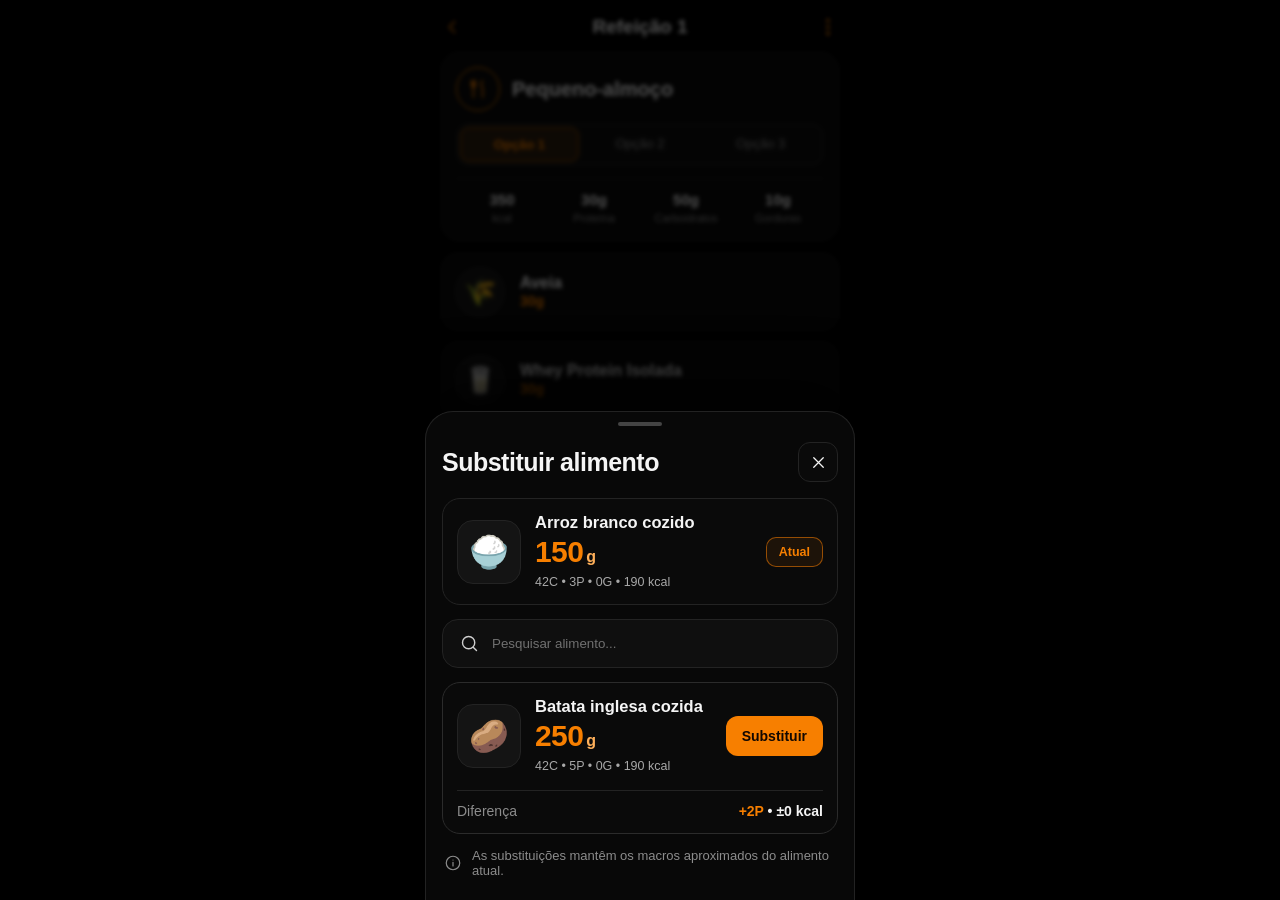
<file: public/assets/aistudio/substituir-alimento-refeicao__2__db3639a5.html>
<!DOCTYPE html>
<html lang="pt">
<head>
<meta charset="utf-8">
<meta name="viewport" content="width=device-width, initial-scale=1, viewport-fit=cover">
<title>Substituir alimento</title>
<style>
:root{box-sizing:border-box;--bg:#000;--card:#0a0a0a;--field:#0f0f0f;--line:#232323;--tx:#f5f5f5;--mut:#8c8c8c;--or:#f77f00;
padding-top:env(safe-area-inset-top,0px);padding-bottom:env(safe-area-inset-bottom,0px);color-scheme:dark}
*{box-sizing:border-box;margin:0;-webkit-tap-highlight-color:transparent}
html,body{height:100%}
html{scroll-padding-top:env(safe-area-inset-top,0px)}
body{background:var(--bg);color:var(--tx);font-family:"Inter","Roboto","Segoe UI",Arial,sans-serif;display:flex;justify-content:center}
button{font-family:inherit;color:inherit;background:none;border:0;cursor:pointer;text-align:left}
svg{fill:none;stroke:currentColor;stroke-width:1.6;stroke-linecap:round;stroke-linejoin:round}
.app{width:100%;max-width:430px;height:100%;position:relative;overflow:hidden}
.bg{height:100%;padding:0 16px;overflow:hidden}
.top{display:flex;align-items:center;justify-content:space-between;padding:16px 0 14px}
.top h1{font-size:19px;font-weight:600}.top svg{width:22px;height:22px;color:var(--or)}
.card{background:var(--card);border:1px solid var(--line);border-radius:18px;padding:14px;margin-bottom:12px}
.ph{display:flex;align-items:center;gap:12px;margin-bottom:12px}.ph .ring{width:44px;height:44px;border-radius:50%;border:1.5px solid var(--or);display:grid;place-items:center;color:var(--or)}.ph .ring svg{width:22px;height:22px}.ph b{font-size:20px;font-weight:600}
.opt{display:grid;grid-template-columns:repeat(3,1fr);background:var(--field);border:1px solid var(--line);border-radius:12px;padding:3px;gap:2px;margin-bottom:12px}.opt span{text-align:center;padding:9px 0;border-radius:9px;font-size:13px;color:var(--mut)}.opt .on{background:rgba(247,127,0,.12);color:var(--or);border:1px solid rgba(247,127,0,.55);font-weight:600}
.mac{display:grid;grid-template-columns:repeat(4,1fr);text-align:center;padding-top:12px;border-top:1px solid var(--line)}.mac b{display:block;font-size:15px}.mac small{font-size:11px;color:var(--mut)}
.fr{display:flex;align-items:center;gap:14px;background:var(--card);border:1px solid var(--line);border-radius:16px;padding:12px;margin-bottom:10px}
.fr i{width:52px;height:52px;border-radius:50%;background:#151515;display:grid;place-items:center;font-style:normal;font-size:26px}
.fr div{flex:1}.fr b{display:block;font-size:16px;font-weight:600}.fr span{color:var(--or);font-size:14px;font-weight:600}
.scrim{position:absolute;inset:0;background:rgba(0,0,0,.68);backdrop-filter:blur(2px);-webkit-backdrop-filter:blur(2px);transition:opacity .25s;z-index:5}
.sheet{position:absolute;left:0;right:0;bottom:0;z-index:6;background:#080808;border:1px solid #222;border-bottom:0;border-radius:28px 28px 0 0;padding:10px 16px calc(22px + env(safe-area-inset-bottom,0px));box-shadow:0 -24px 60px rgba(0,0,0,.85);transition:transform .3s ease}
.closed .sheet{transform:translateY(105%)}.closed .scrim{opacity:0;pointer-events:none}
.grab{width:44px;height:4px;border-radius:2px;background:#444;margin:0 auto 16px}
.sh{display:flex;align-items:center;justify-content:space-between;margin-bottom:16px}.sh h2{font-size:25px;font-weight:700;letter-spacing:-.02em}
.ib{width:40px;height:40px;border:1px solid var(--line);border-radius:12px;background:var(--card);display:grid;place-items:center}.ib svg{width:19px;height:19px}
.fc{display:flex;align-items:center;gap:14px;background:var(--card);border:1px solid var(--line);border-radius:18px;padding:14px}
.tile{width:64px;height:64px;border-radius:16px;background:#141414;border:1px solid var(--line);display:grid;place-items:center;font-size:32px;flex:none}
.fc .t{flex:1;min-width:0}.fc .t b{display:block;font-size:16.5px;font-weight:600}
.qty{display:block;font-size:30px;font-weight:800;color:var(--or);letter-spacing:-.02em;line-height:1.1;margin:3px 0 4px}.qty small{font-size:16px;font-weight:600;margin-left:3px;color:#ffb05a}
.mc{font-size:12.5px;color:#a8a8a8}
.tag{border:1px solid rgba(247,127,0,.55);background:rgba(247,127,0,.08);color:var(--or);border-radius:10px;padding:7px 12px;font-size:12.5px;font-weight:600;flex:none}
.fc.cand{flex-wrap:wrap;border-color:#2b2b2b}
.fc.cand .row{display:flex;align-items:center;gap:14px;width:100%}
.go{flex:none;background:var(--or);color:#120800;border-radius:12px;padding:12px 16px;font-size:14px;font-weight:700}
.diff{width:100%;display:flex;justify-content:space-between;align-items:center;border-top:1px solid var(--line);padding-top:12px;margin-top:2px;font-size:14px;color:var(--mut)}.diff b{color:var(--tx);font-weight:600}.diff b em{font-style:normal;color:var(--or)}
.search{display:flex;align-items:center;gap:12px;background:var(--field);border:1px solid var(--line);border-radius:16px;padding:0 16px;margin:14px 0}
.search svg{width:21px;height:21px;color:#cfcfcf;flex:none}
.search input{flex:1;min-width:0;background:none;border:0;outline:0;color:var(--tx);font:15.5px inherit;font-family:inherit;padding:16px 0}
.search:focus-within{border-color:rgba(247,127,0,.6)}
::placeholder{color:#707070}
.note{display:flex;gap:10px;align-items:center;color:var(--mut);font-size:13px;padding:14px 2px 0}.note svg{width:18px;height:18px;flex:none}
.toast{position:absolute;left:16px;right:16px;bottom:calc(24px + env(safe-area-inset-bottom,0px));z-index:7;background:#0f0f0f;border:1px solid rgba(247,127,0,.5);border-radius:16px;padding:14px 16px;font-size:14px;line-height:1.35;display:none;align-items:center;gap:12px}
.toast.o{display:flex}.toast svg{width:22px;height:22px;color:var(--or);flex:none}.toast b{color:var(--or)}
.reopen{position:absolute;left:16px;right:16px;bottom:calc(86px + env(safe-area-inset-bottom,0px));z-index:4;display:none;border:1px solid var(--or);color:var(--or);background:rgba(247,127,0,.06);border-radius:14px;padding:14px;text-align:center;font-weight:600;font-size:14px}
.closed .reopen{display:block}
.save{position:absolute;left:16px;right:16px;bottom:calc(16px + env(safe-area-inset-bottom,0px));background:var(--or);color:#120800;border-radius:16px;padding:17px;text-align:center;font-weight:700;font-size:16px;z-index:1}
</style>
</head>
<body>
<div class="app" id="app">

  <div class="bg" aria-hidden="true">
    <div class="top"><svg viewBox="0 0 24 24"><path d="M15 6l-6 6 6 6"/></svg><h1>Refeição 1</h1><svg viewBox="0 0 24 24"><circle cx="12" cy="5" r="1.2"/><circle cx="12" cy="12" r="1.2"/><circle cx="12" cy="19" r="1.2"/></svg></div>
    <div class="card">
      <div class="ph"><div class="ring"><svg viewBox="0 0 24 24"><path d="M7 3v8M5 3v5a2 2 0 0 0 4 0V3M7 11v10M17 3c-2 2-2 6 0 8v10"/></svg></div><b>Pequeno-almoço</b></div>
      <div class="opt"><span class="on">Opção 1</span><span>Opção 2</span><span>Opção 3</span></div>
      <div class="mac"><div><b>350</b><small>kcal</small></div><div><b>30g</b><small>Proteína</small></div><div><b>50g</b><small>Carboidratos</small></div><div><b>10g</b><small>Gorduras</small></div></div>
    </div>
    <div class="fr"><i>🌾</i><div><b>Aveia</b><span>30g</span></div></div>
    <div class="fr"><i>🥛</i><div><b>Whey Protein Isolada</b><span>30g</span></div></div>
    <div class="fr"><i>🥜</i><div><b>Manteiga de Amêndoa</b><span>10g</span></div></div>
    <div class="fr"><i>🍓</i><div><b>Morangos</b><span>100g</span></div></div>
    <div class="save">Guardar Refeição</div>
  </div>

  <div class="scrim" id="sc"></div>

  <section class="sheet" role="dialog" aria-label="Substituir alimento">
    <div class="grab"></div>
    <div class="sh"><h2>Substituir alimento</h2><button class="ib" id="x" aria-label="Fechar"><svg viewBox="0 0 24 24"><path d="M6 6l12 12M18 6L6 18"/></svg></button></div>

    <div class="fc">
      <div class="tile">🍚</div>
      <div class="t"><b>Arroz branco cozido</b><span class="qty">150<small>g</small></span><span class="mc">42C • 3P • 0G • 190 kcal</span></div>
      <span class="tag">Atual</span>
    </div>

    <label class="search">
      <svg viewBox="0 0 24 24"><circle cx="11" cy="11" r="7"/><path d="M20 20l-3.5-3.5"/></svg>
      <input placeholder="Pesquisar alimento...">
    </label>

    <div class="fc cand">
      <div class="row">
        <div class="tile">🥔</div>
        <div class="t"><b>Batata inglesa cozida</b><span class="qty">250<small>g</small></span><span class="mc">42C • 5P • 0G • 190 kcal</span></div>
        <button class="go" id="go">Substituir</button>
      </div>
      <div class="diff"><span>Diferença</span><b><em>+2P</em> • ±0 kcal</b></div>
    </div>

    <div class="note"><svg viewBox="0 0 24 24"><circle cx="12" cy="12" r="9"/><path d="M12 11v5M12 8v.01"/></svg>As substituições mantêm os macros aproximados do alimento atual.</div>
  </section>

  <button class="reopen" id="re">Substituir alimento</button>
  <div class="toast" id="ts"><svg viewBox="0 0 24 24"><circle cx="12" cy="12" r="10"/><path d="M7.5 12.5l3 3 6-6.5"/></svg><span><b>Arroz branco cozido</b> substituído por <b>Batata inglesa cozida</b></span></div>
</div>

<script>
const app=document.getElementById('app'),ts=document.getElementById('ts');
const close=()=>app.classList.add('closed');
document.getElementById('x').onclick=close;
document.getElementById('sc').onclick=close;
document.getElementById('re').onclick=()=>{app.classList.remove('closed');ts.classList.remove('o')};
document.getElementById('go').onclick=()=>{close();ts.classList.add('o');setTimeout(()=>ts.classList.remove('o'),3200)};
</script>
</body>
</html>
</file>
